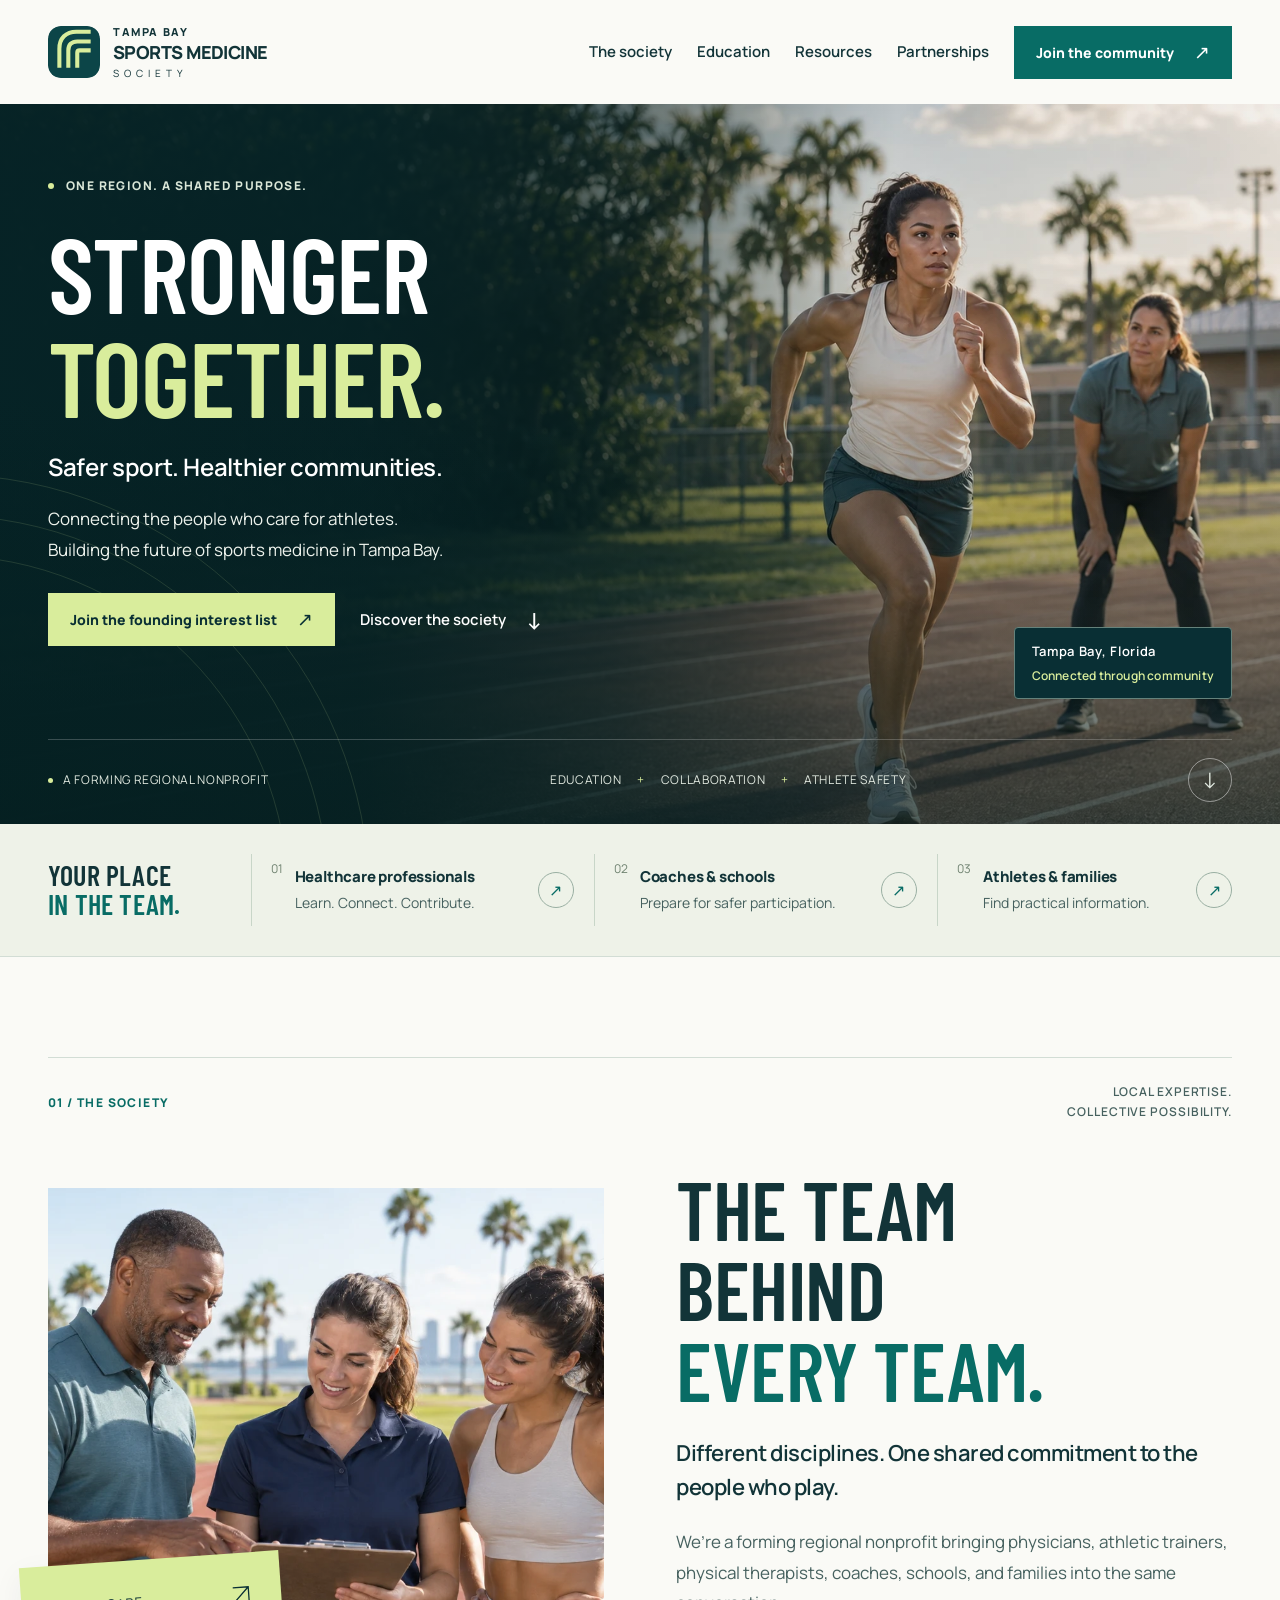
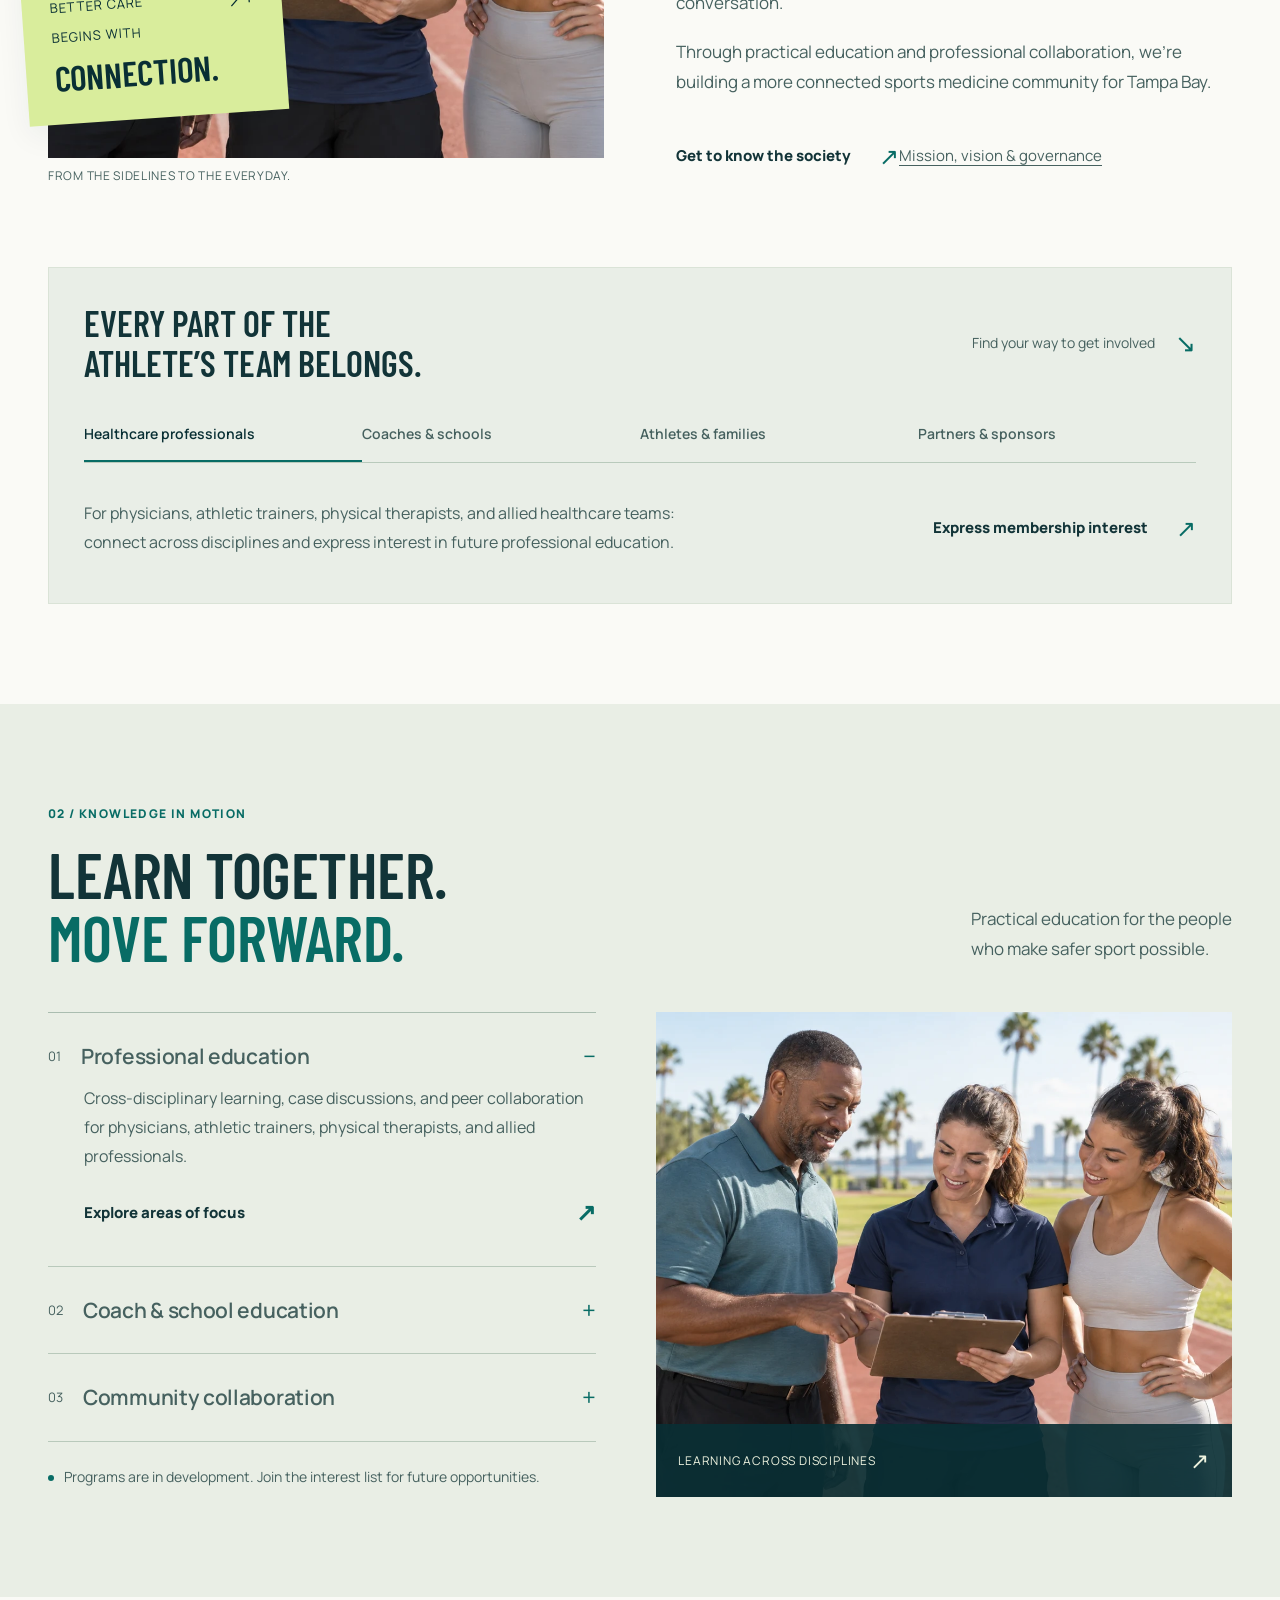
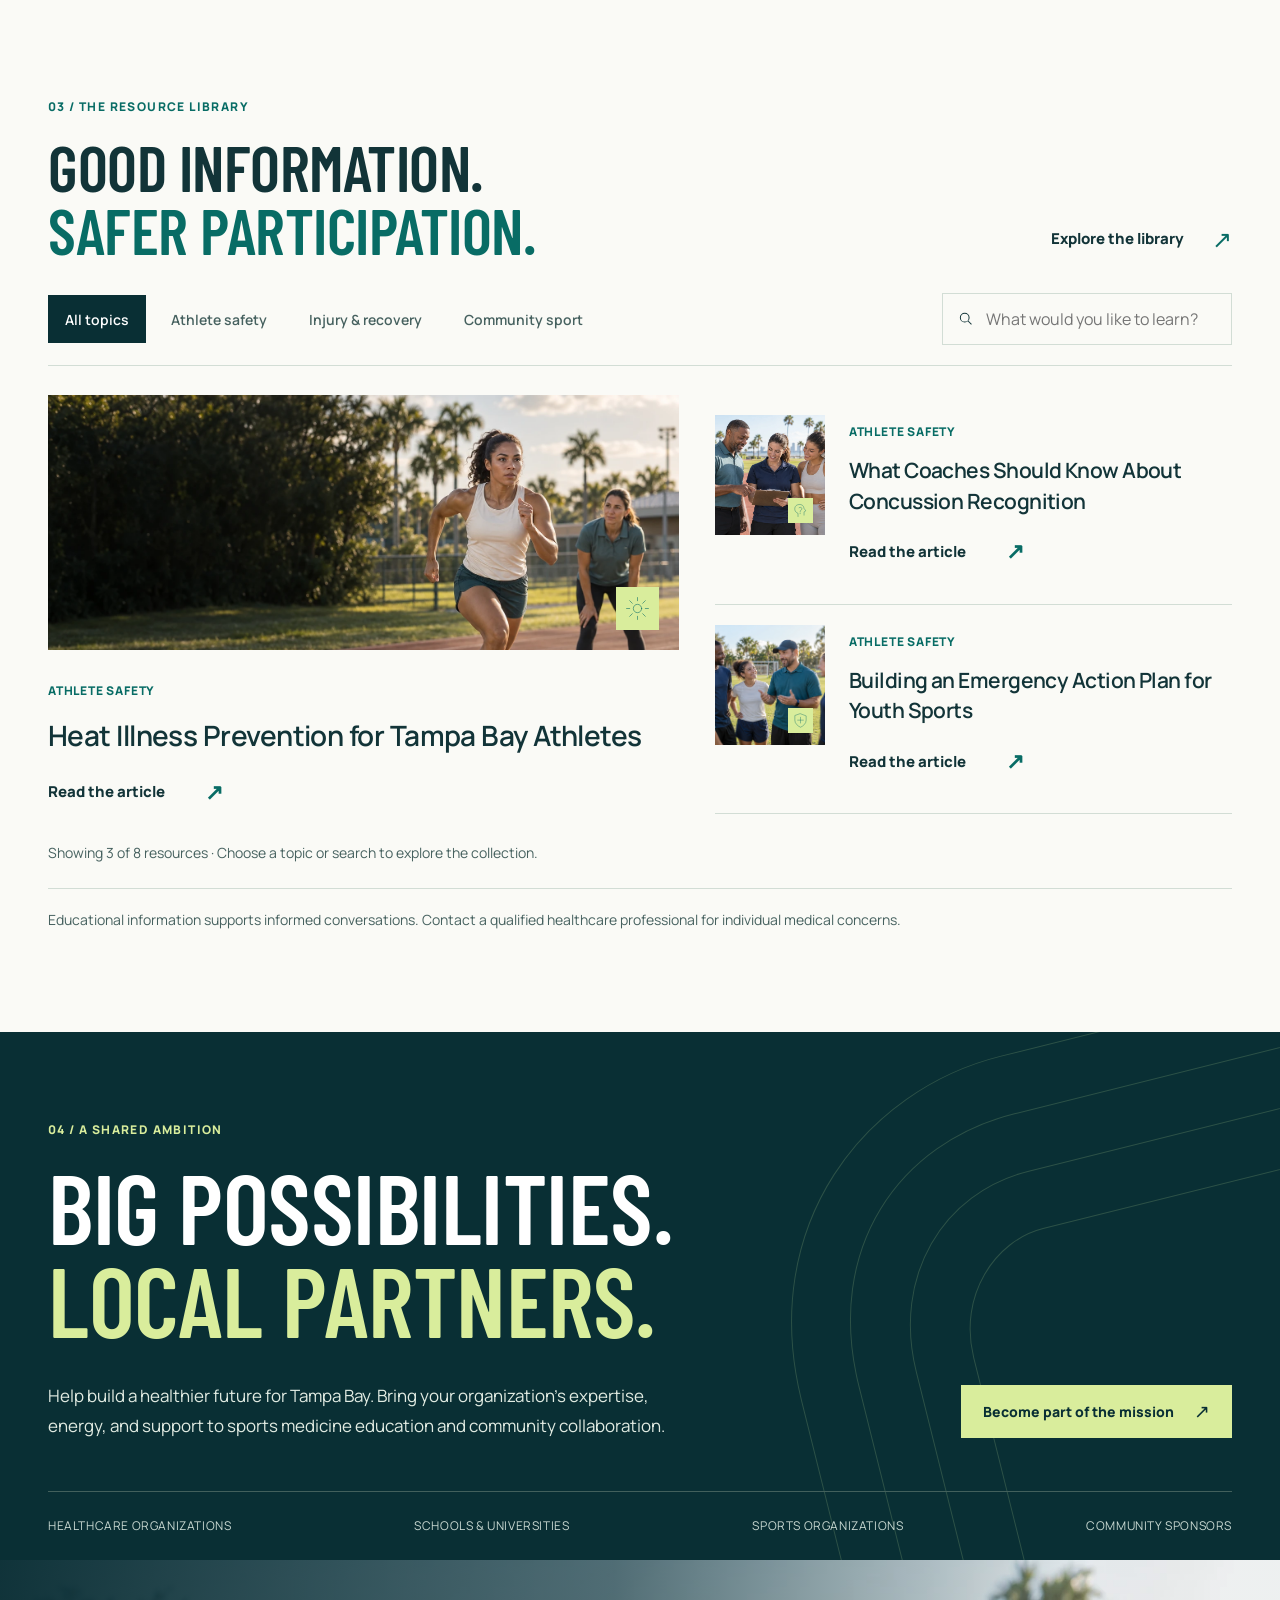
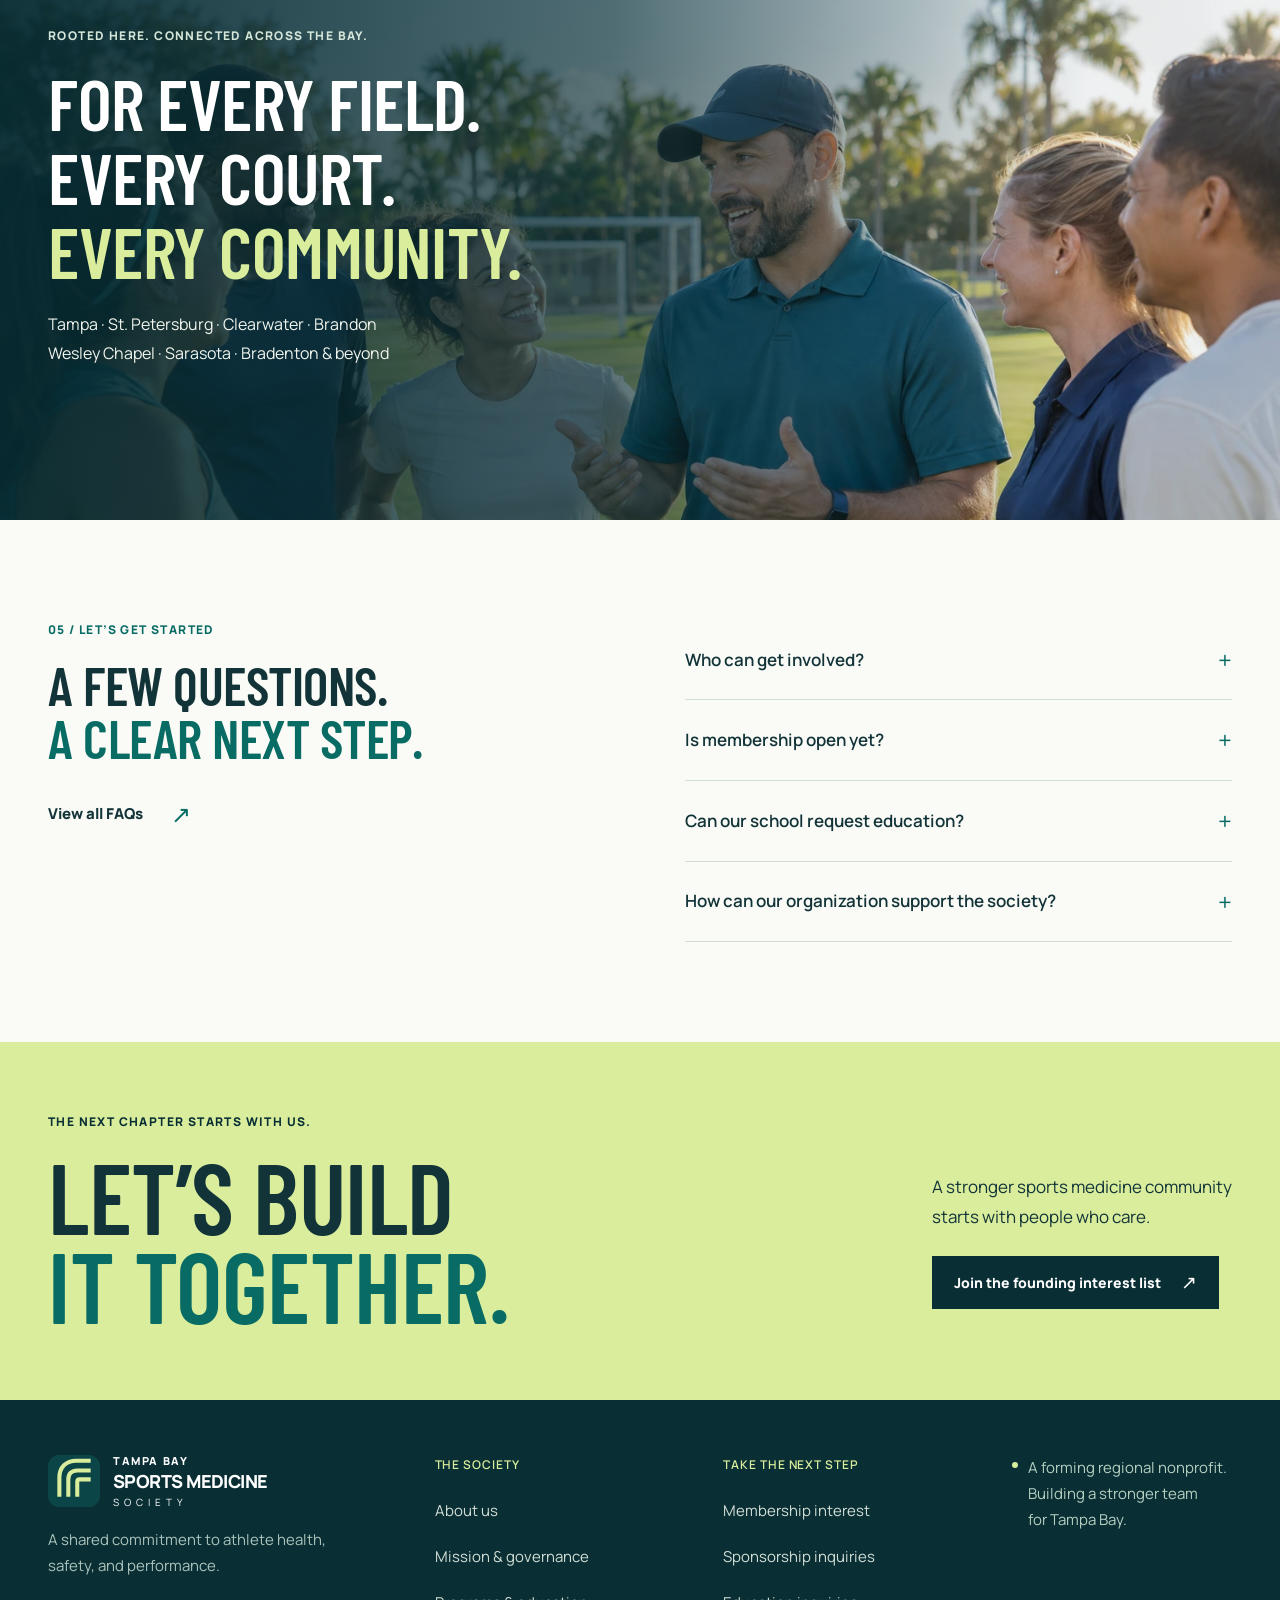
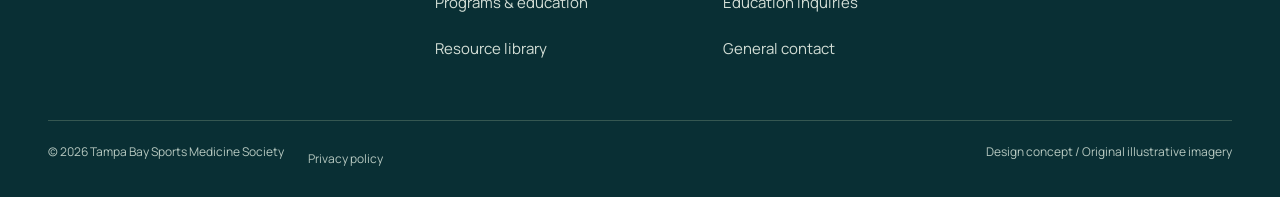
<file: index.html>
<!doctype html><html lang="en"><head><meta charset="utf-8"><meta name="viewport" content="width=device-width,initial-scale=1"><title>Tampa Bay Sports Medicine Society | Stronger Together. Safer in Sport.</title><meta name="description" content="Connecting Tampa Bay sports medicine professionals, coaches, schools and families through education, collaboration and athlete safety."><meta name="robots" content="noindex,nofollow"><meta name="theme-color" content="#092e32"><link rel="icon" href="assets/brand-mark.svg" type="image/svg+xml"><link rel="stylesheet" href="styles.css?v=5"><link rel="stylesheet" href="readability.css?v=5"><script src="app.js?v=5" defer></script></head>
<body class="v2"><a class="skip" href="#main">Skip to content</a>
<header class="site-header"><div class="wrap header-inner"><a href="index.html" class="brand new-brand" aria-label="Tampa Bay Sports Medicine Society home"><img src="assets/brand-mark.svg" alt="" width="52" height="52"><span><b>TAMPA BAY</b><strong>SPORTS MEDICINE</strong><small>S O C I E T Y</small></span></a><button class="menu-toggle" aria-expanded="false" aria-controls="main-nav">Menu <span aria-hidden="true">☰</span></button><nav id="main-nav" aria-label="Main navigation"><a href="#about">The society</a><a href="#programs">Education</a><a href="#resources">Resources</a><a href="#partnerships">Partnerships</a><a class="button small" href="membership-contact.html">Join the community <span aria-hidden="true">↗</span></a></nav></div></header>
<main id="main" tabindex="-1">
<section class="motion-hero"><img class="motion-image" src="data:image/svg+xml,%3Csvg%20xmlns%3D%22http%3A%2F%2Fwww.w3.org%2F2000%2Fsvg%22%20viewBox%3D%220%200%201%201%22%3E%3C%2Fsvg%3E" data-site-image="hero-motion.webp" alt="Illustrative adult athlete running on a Florida track while a trainer observes" width="1536" height="1024" fetchpriority="high"><div class="hero-shade"></div><div class="hero-orbit" aria-hidden="true"></div><div class="wrap motion-inner"><div class="motion-copy"><div class="eyebrow"><span class="status-dot"></span> ONE REGION. A SHARED PURPOSE.</div><h1>STRONGER<br><em>TOGETHER.</em></h1><h2>Safer sport. Healthier communities.</h2><p>Connecting the people who care for athletes.<br>Building the future of sports medicine in Tampa Bay.</p><div class="actions"><a class="button lime" href="membership-contact.html">Join the founding interest list <span aria-hidden="true">↗</span></a><a class="hero-link" href="#about">Discover the society <span aria-hidden="true">↓</span></a></div></div><div class="hero-bottom"><span><i></i> A FORMING REGIONAL NONPROFIT</span><span>EDUCATION <b aria-hidden="true">+</b> COLLABORATION <b aria-hidden="true">+</b> ATHLETE SAFETY</span><a href="#pathways" aria-label="Explore ways to get involved">↓</a></div><div class="image-caption">Tampa Bay, Florida <span>Connected through community</span></div></div></section>
<section id="pathways" tabindex="-1" class="pathways"><div class="wrap"><span class="pathway-title">YOUR PLACE<br><b>IN THE TEAM.</b></span><a href="#community" data-select-audience="professional"><span class="pathway-index" aria-hidden="true">01</span><div><h3>Healthcare professionals</h3><p>Learn. Connect. Contribute.</p></div><span class="circle-arrow" aria-hidden="true">↗</span></a><a href="#community" data-select-audience="coach"><span class="pathway-index" aria-hidden="true">02</span><div><h3>Coaches &amp; schools</h3><p>Prepare for safer participation.</p></div><span class="circle-arrow" aria-hidden="true">↗</span></a><a href="#community" data-select-audience="family"><span class="pathway-index" aria-hidden="true">03</span><div><h3>Athletes &amp; families</h3><p>Find practical information.</p></div><span class="circle-arrow" aria-hidden="true">↗</span></a></div></section>
<section id="about" tabindex="-1" class="section wrap society-section"><div class="society-top"><div class="eyebrow">01 / THE SOCIETY</div><div class="section-note">LOCAL EXPERTISE.<br>COLLECTIVE POSSIBILITY.</div></div><div class="society-grid"><div class="society-picture"><img src="data:image/svg+xml,%3Csvg%20xmlns%3D%22http%3A%2F%2Fwww.w3.org%2F2000%2Fsvg%22%20viewBox%3D%220%200%201%201%22%3E%3C%2Fsvg%3E" data-site-image="hero-community.webp" alt="Illustrative sports medicine professionals and an adult athlete sharing a conversation" width="900" height="850" loading="lazy"><div class="society-stamp"><span>BETTER CARE<br>BEGINS WITH</span><b>CONNECTION.</b><svg aria-hidden="true" viewBox="0 0 48 48"><path d="M10 38 38 10M14 10h24v24" fill="none" stroke="currentColor" stroke-width="2"/></svg></div><span class="photo-caption">FROM THE SIDELINES TO THE EVERYDAY.</span></div><div class="society-copy"><h2>THE TEAM<br>BEHIND<br><em>EVERY TEAM.</em></h2><p class="large-copy">Different disciplines. One shared commitment to the people who play.</p><p>We’re a forming regional nonprofit bringing physicians, athletic trainers, physical therapists, coaches, schools, and families into the same conversation.</p><p>Through practical education and professional collaboration, we’re building a more connected sports medicine community for Tampa Bay.</p><a class="text-link" href="https://tampabaysportsmed.org/about/">Get to know the society <span aria-hidden="true">↗</span></a><a class="quiet-link" href="https://tampabaysportsmed.org/mission-vision-governance/">Mission, vision &amp; governance</a></div></div>
<div id="community" class="community-panel" tabindex="-1"><div class="community-heading"><h3>EVERY PART OF THE<br>ATHLETE’S TEAM BELONGS.</h3><span>Find your way to get involved <span aria-hidden="true">↘</span></span></div><div class="audience-buttons" role="group" aria-label="Choose your audience"><button class="selected" data-audience="professional" aria-pressed="true">Healthcare professionals</button><button data-audience="coach" aria-pressed="false">Coaches &amp; schools</button><button data-audience="family" aria-pressed="false">Athletes &amp; families</button><button data-audience="partner" aria-pressed="false">Partners &amp; sponsors</button></div><div id="audience-detail" class="audience-detail" aria-live="polite"><p>For physicians, athletic trainers, physical therapists, and allied healthcare teams: connect across disciplines and express interest in future professional education.</p><a class="text-link" href="membership-contact.html">Express membership interest <span aria-hidden="true">↗</span></a></div></div></section>
<section id="programs" tabindex="-1" class="education-section section"><div class="wrap"><div class="section-heading"><div><div class="eyebrow">02 / KNOWLEDGE IN MOTION</div><h2>LEARN TOGETHER.<br><em>MOVE FORWARD.</em></h2></div><p>Practical education for the people<br>who make safer sport possible.</p></div><div class="education-grid"><div class="education-focus"><div class="focus-item active"><button class="focus-button" data-focus="0" aria-expanded="true" aria-controls="focus-0"><span aria-hidden="true">01</span><span class="focus-title">Professional education</span><b aria-hidden="true">−</b></button><div id="focus-0" class="focus-description"><p>Cross-disciplinary learning, case discussions, and peer collaboration for physicians, athletic trainers, physical therapists, and allied professionals.</p><a href="https://tampabaysportsmed.org/programs-education/">Explore areas of focus <span aria-hidden="true">↗</span></a></div></div><div class="focus-item"><button class="focus-button" data-focus="1" aria-expanded="false" aria-controls="focus-1"><span aria-hidden="true">02</span><span class="focus-title">Coach &amp; school education</span><b aria-hidden="true">+</b></button><div id="focus-1" class="focus-description" hidden><p>Practical education in emergency planning, heat illness, concussion recognition, and athlete safety for coaches and schools.</p><a href="education-contact.html">Request education information <span aria-hidden="true">↗</span></a></div></div><div class="focus-item"><button class="focus-button" data-focus="2" aria-expanded="false" aria-controls="focus-2"><span aria-hidden="true">03</span><span class="focus-title">Community collaboration</span><b aria-hidden="true">+</b></button><div id="focus-2" class="focus-description" hidden><p>Connect schools, healthcare teams, sports organizations, and families around regional education and a shared commitment to safer participation.</p><a href="sponsorship-contact.html">Start a partnership conversation <span aria-hidden="true">↗</span></a></div></div><p class="forming-note"><i></i> Programs are in development. Join the interest list for future opportunities.</p></div><div class="education-visual"><img id="education-image" src="data:image/svg+xml,%3Csvg%20xmlns%3D%22http%3A%2F%2Fwww.w3.org%2F2000%2Fsvg%22%20viewBox%3D%220%200%201%201%22%3E%3C%2Fsvg%3E" data-site-image="hero-community.webp" alt="Illustrative healthcare professionals collaborating with an adult athlete" width="900" height="800" loading="lazy"><div class="education-image-footer"><span id="education-image-label">LEARNING ACROSS DISCIPLINES</span><b aria-hidden="true">↗</b></div></div></div></div></section>
<section id="resources" tabindex="-1" class="resources section wrap"><div class="section-heading"><div><div class="eyebrow">03 / THE RESOURCE LIBRARY</div><h2>GOOD INFORMATION.<br><em>SAFER PARTICIPATION.</em></h2></div><a class="text-link" href="https://tampabaysportsmed.org/resources/">Explore the library <span aria-hidden="true">↗</span></a></div><div class="resource-toolbar"><div class="filters" role="group" aria-label="Filter resources by topic"><button class="active" data-filter="all" aria-pressed="true">All topics</button><button data-filter="safety" aria-pressed="false">Athlete safety</button><button data-filter="recovery" aria-pressed="false">Injury &amp; recovery</button><button data-filter="community" aria-pressed="false">Community sport</button></div><label class="search-label"><svg aria-hidden="true" width="18" height="18" viewBox="0 0 24 24" fill="none" stroke="currentColor" stroke-width="1.5"><circle cx="10" cy="10" r="6.5"/><path d="m15 15 5 5"/></svg><span class="sr-only">Search resources</span><input id="resource-search" type="search" placeholder="What would you like to learn?"></label></div><div id="resource-grid" class="resource-grid"></div><p id="resource-count" class="resource-count" role="status" aria-live="polite" aria-atomic="true"></p><div class="resource-footnote">Educational information supports informed conversations. Contact a qualified healthcare professional for individual medical concerns.</div></section>
<section id="partnerships" tabindex="-1" class="partner-section"><div class="partner-lines" aria-hidden="true"><svg viewBox="0 0 700 650"><g fill="none" stroke="currentColor" stroke-width="1"><path d="M690 55H360C220 55 80 160 80 345v305"/><path d="M690 115H360C240 115 140 200 140 345v305"/><path d="M690 175H360C270 175 200 245 200 345v305"/><path d="M690 235H360C310 235 260 280 260 345v305"/></g></svg></div><div class="wrap partner-content"><div class="eyebrow">04 / A SHARED AMBITION</div><h2>BIG POSSIBILITIES.<br><em>LOCAL PARTNERS.</em></h2><div class="partner-bottom"><p>Help build a healthier future for Tampa Bay. Bring your organization’s expertise, energy, and support to sports medicine education and community collaboration.</p><a class="button lime" href="sponsorship-contact.html">Become part of the mission <span aria-hidden="true">↗</span></a></div><div class="partner-types"><span>HEALTHCARE ORGANIZATIONS</span><span>SCHOOLS &amp; UNIVERSITIES</span><span>SPORTS ORGANIZATIONS</span><span>COMMUNITY SPONSORS</span></div></div></section>
<section class="community-image-band"><img src="data:image/svg+xml,%3Csvg%20xmlns%3D%22http%3A%2F%2Fwww.w3.org%2F2000%2Fsvg%22%20viewBox%3D%220%200%201%201%22%3E%3C%2Fsvg%3E" data-site-image="community-huddle.webp" alt="Illustrative adult community athletes and coaches gathering before soccer practice" width="1536" height="1024" loading="lazy"><div class="wrap"><span class="eyebrow">ROOTED HERE. CONNECTED ACROSS THE BAY.</span><h2>FOR EVERY FIELD.<br>EVERY COURT.<br><em>EVERY COMMUNITY.</em></h2><p>Tampa · St. Petersburg · Clearwater · Brandon<br>Wesley Chapel · Sarasota · Bradenton &amp; beyond</p></div></section>
<section class="faq section"><div class="wrap faq-grid"><div><div class="eyebrow">05 / LET’S GET STARTED</div><h2>A FEW QUESTIONS.<br><em>A CLEAR NEXT STEP.</em></h2><a class="text-link" href="https://tampabaysportsmed.org/faq/">View all FAQs <span aria-hidden="true">↗</span></a></div><div class="faq-list"><details><summary>Who can get involved?<span aria-hidden="true">+</span></summary><p>Healthcare professionals, athletic trainers, physical therapists, coaches, educators, sports organizations, parents, and athletes are welcome to express interest.</p></details><details><summary>Is membership open yet?<span aria-hidden="true">+</span></summary><p>The society is forming. Join the founding interest list for information about future membership and participation opportunities.</p></details><details><summary>Can our school request education?<span aria-hidden="true">+</span></summary><p>Schools, coaches, and sports organizations can express interest and discuss needs as programming develops. <a href="education-contact.html">Request education information.</a></p></details><details><summary>How can our organization support the society?<span aria-hidden="true">+</span></summary><p>Start a conversation about education partnerships, community collaboration, or sponsorship. <a href="sponsorship-contact.html">Explore a partnership.</a></p></details></div></div></section>
<section class="closing"><div class="wrap"><span class="eyebrow">THE NEXT CHAPTER STARTS WITH US.</span><div><h2>LET’S BUILD<br><em>IT TOGETHER.</em></h2><div class="closing-action"><p>A stronger sports medicine community<br>starts with people who care.</p><a class="button" href="membership-contact.html">Join the founding interest list <span aria-hidden="true">↗</span></a></div></div></div></section>
</main><footer class="modern-footer"><div class="wrap footer-grid"><div><a href="index.html" class="brand new-brand" aria-label="Tampa Bay Sports Medicine Society home"><img src="assets/brand-mark.svg" alt="" width="52" height="52"><span><b>TAMPA BAY</b><strong>SPORTS MEDICINE</strong><small>S O C I E T Y</small></span></a><p class="footer-tagline">A shared commitment to athlete health,<br>safety, and performance.</p></div><div><h3>THE SOCIETY</h3><a href="#about">About us</a><a href="https://tampabaysportsmed.org/mission-vision-governance/">Mission &amp; governance</a><a href="#programs">Programs &amp; education</a><a href="#resources">Resource library</a></div><div><h3>TAKE THE NEXT STEP</h3><a href="membership-contact.html">Membership interest</a><a href="sponsorship-contact.html">Sponsorship inquiries</a><a href="education-contact.html">Education inquiries</a><a href="contact.html">General contact</a></div><div class="footer-status"><span class="status-dot"></span><p>A forming regional nonprofit.<br>Building a stronger team<br>for Tampa Bay.</p></div></div><div class="wrap footer-bottom"><span>© 2026 Tampa Bay Sports Medicine Society</span><a href="https://tampabaysportsmed.org/privacy-policy/">Privacy policy</a><span>Design concept / Original illustrative imagery</span></div></footer></body></html>
</file>
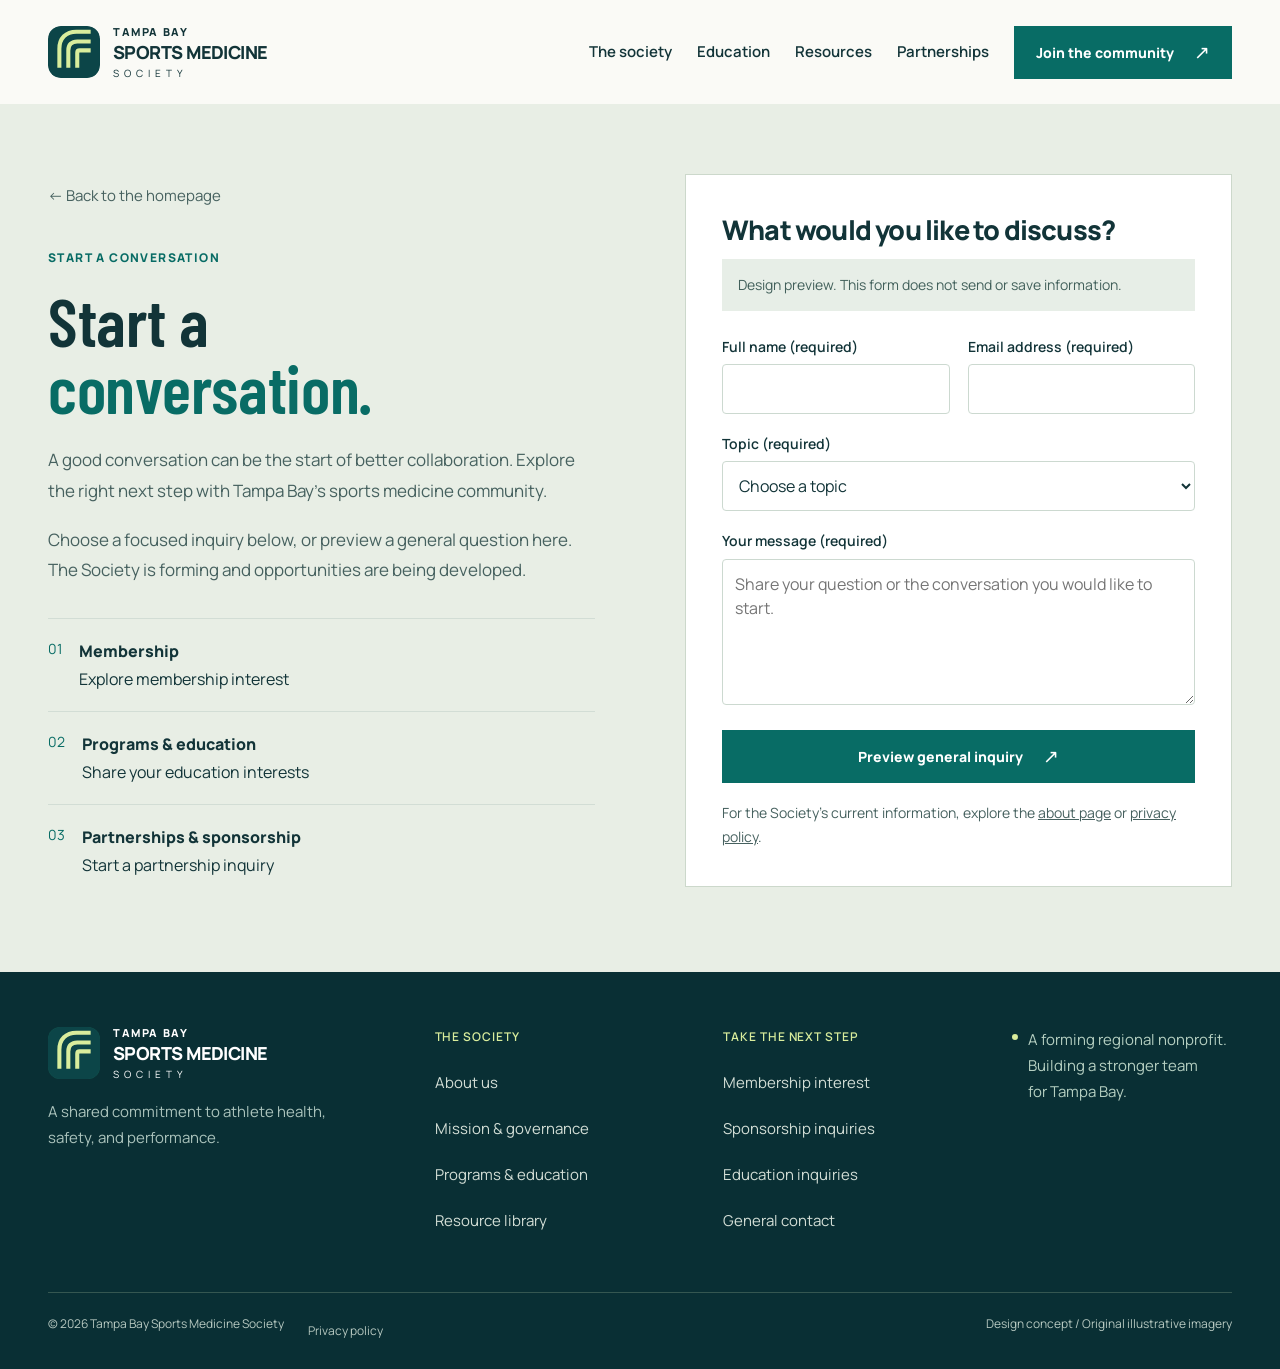
<file: contact.html>
<!doctype html>
<html lang="en">
<head>
  <meta charset="utf-8"><meta name="viewport" content="width=device-width,initial-scale=1">
  <title>Start a conversation — Design Preview | Tampa Bay Sports Medicine Society</title>
  <meta name="description" content="Explore the proposed general inquiry experience for Tampa Bay Sports Medicine Society. This is a design preview and no information is sent or saved.">
  <meta name="robots" content="noindex,nofollow"><meta name="theme-color" content="#092e32">
  <link rel="icon" href="assets/brand-mark.svg" type="image/svg+xml"><link rel="stylesheet" href="styles.css?v=5"><link rel="stylesheet" href="readability.css?v=5"><script src="app.js?v=5" defer></script>
</head>
<body class="v2">
<a class="skip" href="#main">Skip to content</a>
<div class="utility"><div class="wrap"><span>Local expertise. Shared purpose. Safer sport.</span><span><i></i> A forming regional nonprofit</span></div></div>
<header class="site-header"><div class="wrap header-inner">
  <a href="index.html" class="brand new-brand" aria-label="Tampa Bay Sports Medicine Society home"><img src="assets/brand-mark.svg" alt="" width="52" height="52"><span><b>TAMPA BAY</b><strong>SPORTS MEDICINE</strong><small>S O C I E T Y</small></span></a>
  <button class="menu-toggle" aria-expanded="false" aria-controls="main-nav">Menu <span aria-hidden="true">☰</span></button>
  <nav id="main-nav" aria-label="Main navigation"><a href="index.html#about">The society</a><a href="index.html#programs">Education</a><a href="index.html#resources">Resources</a><a href="index.html#partnerships">Partnerships</a><a class="button small" href="membership-contact.html">Join the community <span aria-hidden="true">↗</span></a></nav>
</div></header>
<main id="main" tabindex="-1" class="contact-main"><div class="wrap contact-layout">
  <div class="contact-intro">
    <a class="back-link" href="index.html">← Back to the homepage</a>
    <div class="eyebrow" style="margin-top:30px">START A CONVERSATION</div>
    <h1>Start a<br><em>conversation.</em></h1>
    <p>A good conversation can be the start of better collaboration. Explore the right next step with Tampa Bay’s sports medicine community.</p>
    <p>Choose a focused inquiry below, or preview a general question here. The Society is forming and opportunities are being developed.</p>
    <div class="contact-benefits">
      <div><span aria-hidden="true">01</span><div><strong>Membership</strong><br><a href="membership-contact.html">Explore membership interest</a></div></div>
      <div><span aria-hidden="true">02</span><div><strong>Programs &amp; education</strong><br><a href="education-contact.html">Share your education interests</a></div></div>
      <div><span aria-hidden="true">03</span><div><strong>Partnerships &amp; sponsorship</strong><br><a href="sponsorship-contact.html">Start a partnership inquiry</a></div></div>
    </div>
  </div>
  <div class="contact-form">
    <h2>What would you like to discuss?</h2>
    <p class="preview-note" id="preview-note">Design preview. This form does not send or save information.</p>
    <form onsubmit="return false;" aria-describedby="preview-note">
      <div class="fields">
        <div class="field"><label for="general-name">Full name (required)</label><input id="general-name" type="text" autocomplete="name" required maxlength="120"></div>
        <div class="field"><label for="general-email">Email address (required)</label><input id="general-email" type="email" autocomplete="email" required maxlength="254"></div>
        <div class="field full"><label for="general-topic">Topic (required)</label><select id="general-topic" required><option value="">Choose a topic</option><option>Membership</option><option>Education</option><option>Partnerships</option><option>General question</option></select></div>
        <div class="field full"><label for="general-message">Your message (required)</label><textarea id="general-message" rows="5" required maxlength="2000" placeholder="Share your question or the conversation you would like to start."></textarea></div>
      </div>
      <button class="button" type="submit">Preview general inquiry <span aria-hidden="true">↗</span></button>
      <p class="form-message" tabindex="-1" role="status"></p>
      <p class="privacy-hint">For the Society’s current information, explore the <a href="https://tampabaysportsmed.org/about/">about page</a> or <a href="https://tampabaysportsmed.org/privacy-policy/">privacy policy</a>.</p>
    </form>
  </div>
</div></main>
<footer class="modern-footer"><div class="wrap footer-grid"><div><a href="index.html" class="brand new-brand" aria-label="Tampa Bay Sports Medicine Society home"><img src="assets/brand-mark.svg" alt="" width="52" height="52"><span><b>TAMPA BAY</b><strong>SPORTS MEDICINE</strong><small>S O C I E T Y</small></span></a><p class="footer-tagline">A shared commitment to athlete health,<br>safety, and performance.</p></div><div><h3>THE SOCIETY</h3><a href="index.html#about">About us</a><a href="https://tampabaysportsmed.org/mission-vision-governance/">Mission &amp; governance</a><a href="index.html#programs">Programs &amp; education</a><a href="index.html#resources">Resource library</a></div><div><h3>TAKE THE NEXT STEP</h3><a href="membership-contact.html">Membership interest</a><a href="sponsorship-contact.html">Sponsorship inquiries</a><a href="education-contact.html">Education inquiries</a><a href="contact.html" aria-current="page">General contact</a></div><div class="footer-status"><span class="status-dot"></span><p>A forming regional nonprofit.<br>Building a stronger team<br>for Tampa Bay.</p></div></div><div class="wrap footer-bottom"><span>© 2026 Tampa Bay Sports Medicine Society</span><a href="https://tampabaysportsmed.org/privacy-policy/">Privacy policy</a><span>Design concept / Original illustrative imagery</span></div></footer>
</body></html>
</file>
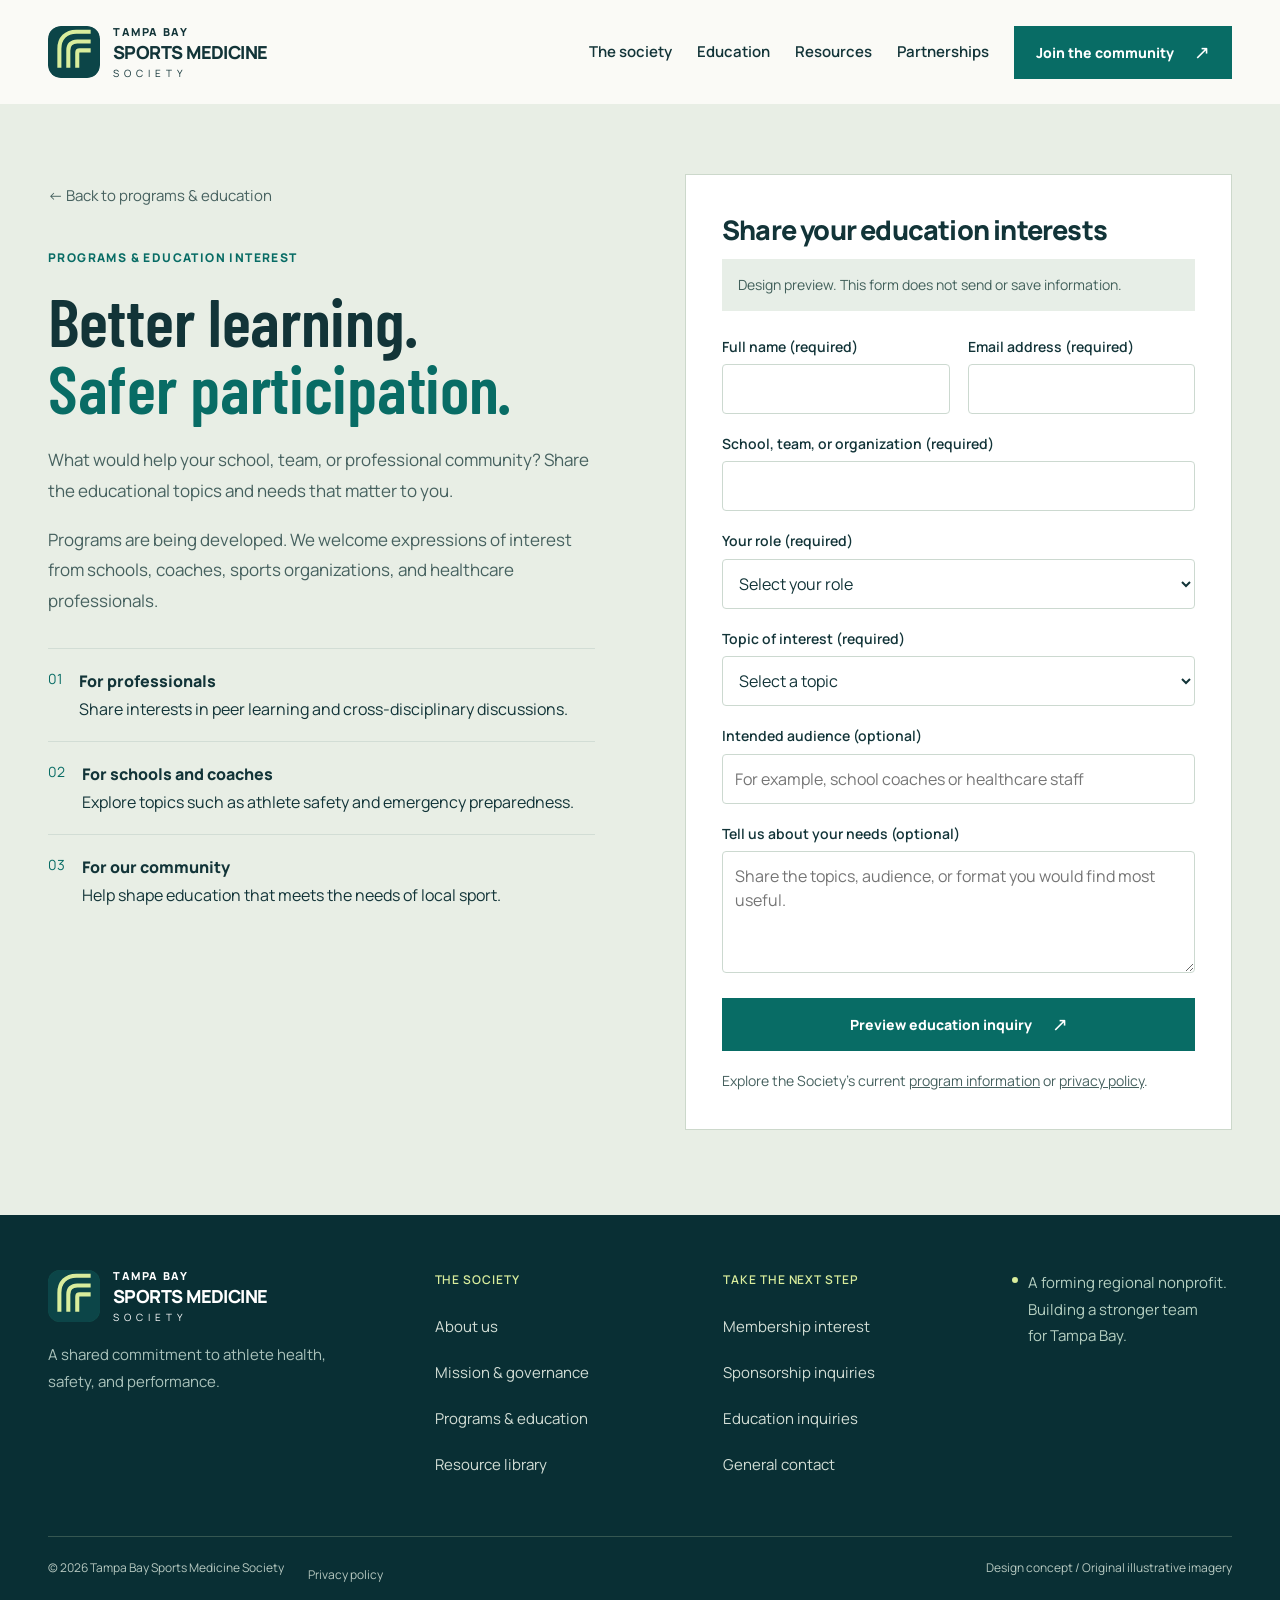
<file: education-contact.html>
<!doctype html>
<html lang="en">
<head>
  <meta charset="utf-8"><meta name="viewport" content="width=device-width,initial-scale=1">
  <title>Education Interest — Design Preview | Tampa Bay Sports Medicine Society</title>
  <meta name="description" content="Explore the proposed education inquiry experience for the forming Tampa Bay Sports Medicine Society.">
  <meta name="robots" content="noindex,nofollow"><meta name="theme-color" content="#092e32">
  <link rel="icon" href="assets/brand-mark.svg" type="image/svg+xml"><link rel="stylesheet" href="styles.css?v=5"><link rel="stylesheet" href="readability.css?v=5"><script src="app.js?v=5" defer></script>
</head>
<body class="v2">
<a class="skip" href="#main">Skip to content</a>
<div class="utility"><div class="wrap"><span>Local expertise. Shared purpose. Safer sport.</span><span><i></i> A forming regional nonprofit</span></div></div>
<header class="site-header"><div class="wrap header-inner">
  <a href="index.html" class="brand new-brand" aria-label="Tampa Bay Sports Medicine Society home"><img src="assets/brand-mark.svg" alt="" width="52" height="52"><span><b>TAMPA BAY</b><strong>SPORTS MEDICINE</strong><small>S O C I E T Y</small></span></a>
  <button class="menu-toggle" aria-expanded="false" aria-controls="main-nav">Menu <span aria-hidden="true">☰</span></button>
  <nav id="main-nav" aria-label="Main navigation"><a href="index.html#about">The society</a><a href="index.html#programs">Education</a><a href="index.html#resources">Resources</a><a href="index.html#partnerships">Partnerships</a><a class="button small" href="membership-contact.html">Join the community <span aria-hidden="true">↗</span></a></nav>
</div></header>
<main id="main" tabindex="-1" class="contact-main"><div class="wrap contact-layout">
  <div class="contact-intro">
    <a class="back-link" href="index.html#programs">← Back to programs &amp; education</a>
    <div class="eyebrow" style="margin-top:30px">PROGRAMS &amp; EDUCATION INTEREST</div>
    <h1>Better learning.<br><em>Safer participation.</em></h1>
    <p>What would help your school, team, or professional community? Share the educational topics and needs that matter to you.</p>
    <p>Programs are being developed. We welcome expressions of interest from schools, coaches, sports organizations, and healthcare professionals.</p>
    <div class="contact-benefits">
      <div><span aria-hidden="true">01</span><div><strong>For professionals</strong><br>Share interests in peer learning and cross-disciplinary discussions.</div></div>
      <div><span aria-hidden="true">02</span><div><strong>For schools and coaches</strong><br>Explore topics such as athlete safety and emergency preparedness.</div></div>
      <div><span aria-hidden="true">03</span><div><strong>For our community</strong><br>Help shape education that meets the needs of local sport.</div></div>
    </div>
  </div>
  <div class="contact-form">
    <h2>Share your education interests</h2>
    <p class="preview-note" id="preview-note">Design preview. This form does not send or save information.</p>
    <form onsubmit="return false;" aria-describedby="preview-note">
      <div class="fields">
        <div class="field"><label for="education-name">Full name (required)</label><input id="education-name" type="text" autocomplete="name" required maxlength="120"></div>
        <div class="field"><label for="education-email">Email address (required)</label><input id="education-email" type="email" autocomplete="email" required maxlength="254"></div>
        <div class="field full"><label for="education-organization">School, team, or organization (required)</label><input id="education-organization" type="text" autocomplete="organization" required maxlength="180"></div>
        <div class="field full"><label for="education-role">Your role (required)</label><select id="education-role" required><option value="">Select your role</option><option>Coach or sports administrator</option><option>School or district representative</option><option>Athletic trainer or physical therapist</option><option>Physician or healthcare professional</option><option>Parent, athlete, or community member</option><option>Other</option></select></div>
        <div class="field full"><label for="education-topic">Topic of interest (required)</label><select id="education-topic" required><option value="">Select a topic</option><option>Heat illness and athlete safety</option><option>Concussion recognition</option><option>Emergency action planning</option><option>Injury prevention and recovery</option><option>Professional education and case discussions</option><option>Another topic or general inquiry</option></select></div>
        <div class="field full"><label for="education-audience">Intended audience (optional)</label><input id="education-audience" type="text" maxlength="180" placeholder="For example, school coaches or healthcare staff"></div>
        <div class="field full"><label for="education-message">Tell us about your needs (optional)</label><textarea id="education-message" rows="4" maxlength="2000" placeholder="Share the topics, audience, or format you would find most useful."></textarea></div>
      </div>
      <button class="button" type="submit">Preview education inquiry <span aria-hidden="true">↗</span></button>
      <p class="form-message" tabindex="-1" role="status"></p>
      <p class="privacy-hint">Explore the Society’s current <a href="https://tampabaysportsmed.org/programs-education/">program information</a> or <a href="https://tampabaysportsmed.org/privacy-policy/">privacy policy</a>.</p>
    </form>
  </div>
</div></main>
<footer class="modern-footer"><div class="wrap footer-grid"><div><a href="index.html" class="brand new-brand" aria-label="Tampa Bay Sports Medicine Society home"><img src="assets/brand-mark.svg" alt="" width="52" height="52"><span><b>TAMPA BAY</b><strong>SPORTS MEDICINE</strong><small>S O C I E T Y</small></span></a><p class="footer-tagline">A shared commitment to athlete health,<br>safety, and performance.</p></div><div><h3>THE SOCIETY</h3><a href="index.html#about">About us</a><a href="https://tampabaysportsmed.org/mission-vision-governance/">Mission &amp; governance</a><a href="index.html#programs">Programs &amp; education</a><a href="index.html#resources">Resource library</a></div><div><h3>TAKE THE NEXT STEP</h3><a href="membership-contact.html">Membership interest</a><a href="sponsorship-contact.html">Sponsorship inquiries</a><a href="education-contact.html" aria-current="page">Education inquiries</a><a href="contact.html">General contact</a></div><div class="footer-status"><span class="status-dot"></span><p>A forming regional nonprofit.<br>Building a stronger team<br>for Tampa Bay.</p></div></div><div class="wrap footer-bottom"><span>© 2026 Tampa Bay Sports Medicine Society</span><a href="https://tampabaysportsmed.org/privacy-policy/">Privacy policy</a><span>Design concept / Original illustrative imagery</span></div></footer>
</body></html>
</file>
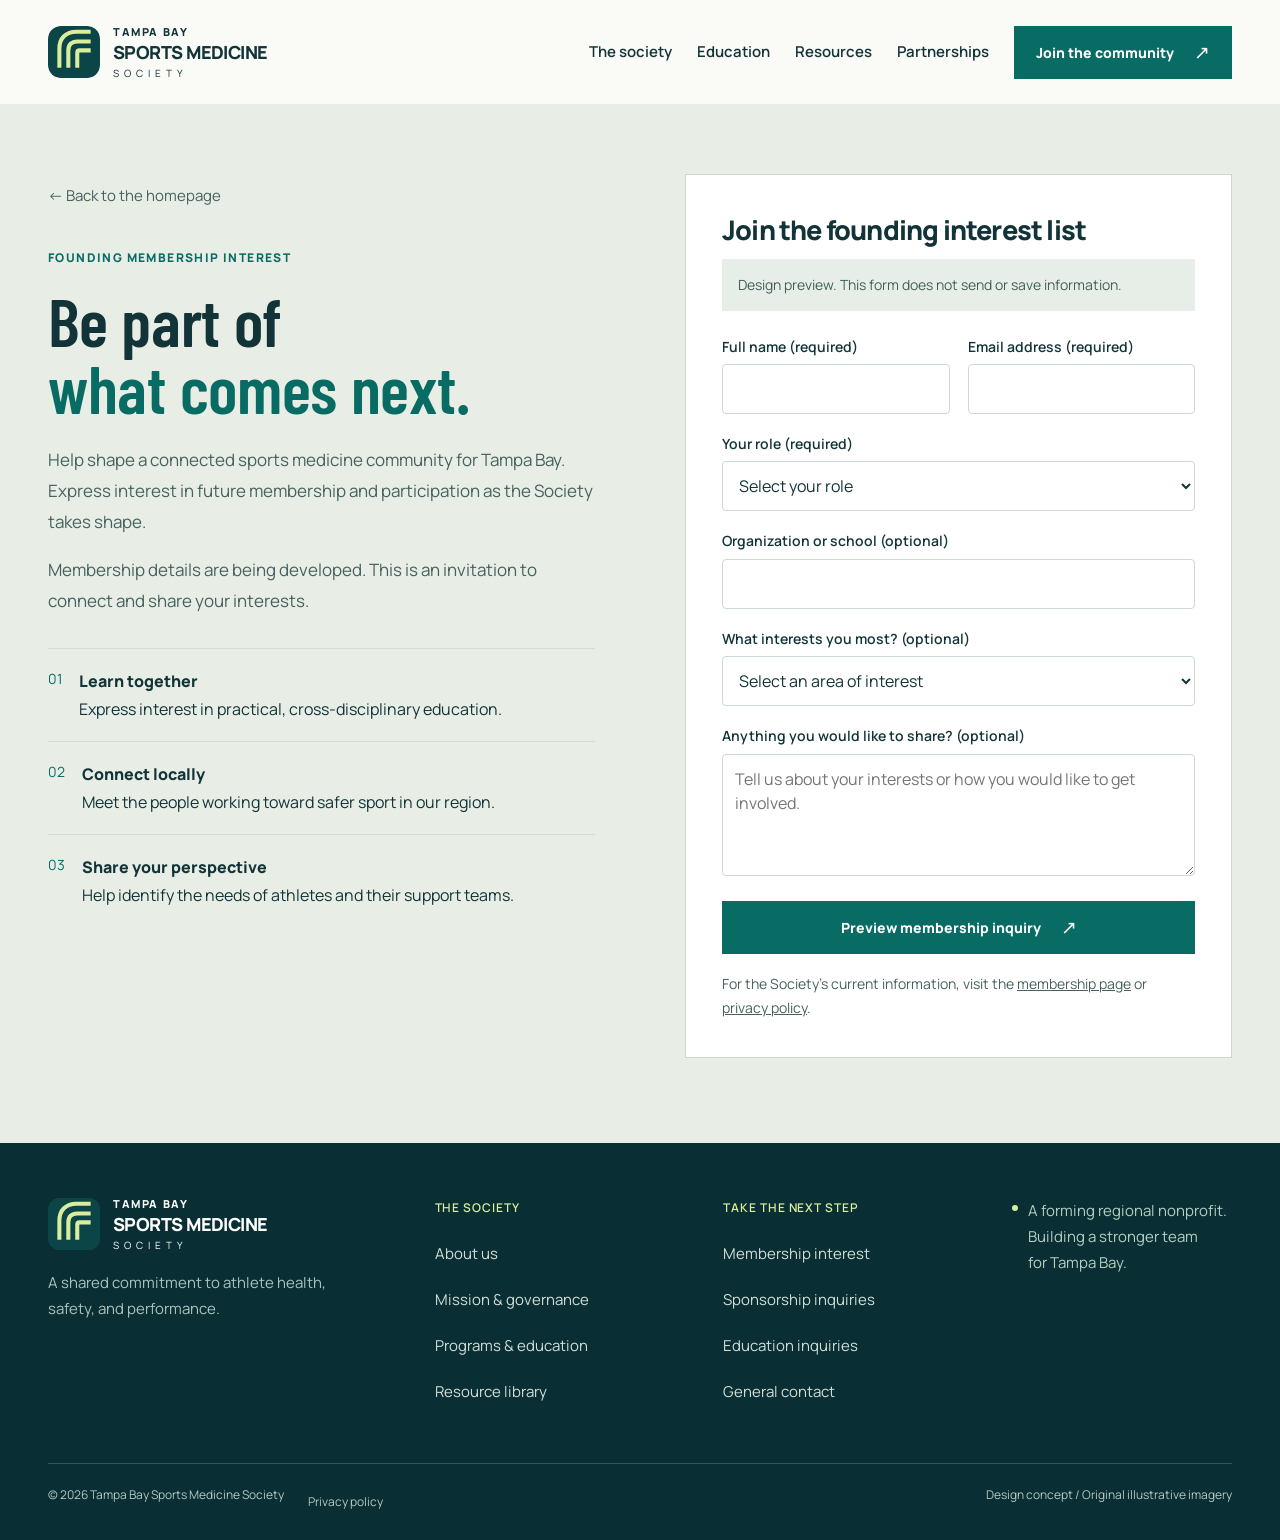
<file: membership-contact.html>
<!doctype html>
<html lang="en">
<head>
  <meta charset="utf-8"><meta name="viewport" content="width=device-width,initial-scale=1">
  <title>Membership Interest — Design Preview | Tampa Bay Sports Medicine Society</title>
  <meta name="description" content="Explore the proposed founding membership interest experience for the forming Tampa Bay Sports Medicine Society.">
  <meta name="robots" content="noindex,nofollow"><meta name="theme-color" content="#092e32">
  <link rel="icon" href="assets/brand-mark.svg" type="image/svg+xml"><link rel="stylesheet" href="styles.css?v=5"><link rel="stylesheet" href="readability.css?v=5"><script src="app.js?v=5" defer></script>
</head>
<body class="v2">
<a class="skip" href="#main">Skip to content</a>
<div class="utility"><div class="wrap"><span>Local expertise. Shared purpose. Safer sport.</span><span><i></i> A forming regional nonprofit</span></div></div>
<header class="site-header"><div class="wrap header-inner">
  <a href="index.html" class="brand new-brand" aria-label="Tampa Bay Sports Medicine Society home"><img src="assets/brand-mark.svg" alt="" width="52" height="52"><span><b>TAMPA BAY</b><strong>SPORTS MEDICINE</strong><small>S O C I E T Y</small></span></a>
  <button class="menu-toggle" aria-expanded="false" aria-controls="main-nav">Menu <span aria-hidden="true">☰</span></button>
  <nav id="main-nav" aria-label="Main navigation"><a href="index.html#about">The society</a><a href="index.html#programs">Education</a><a href="index.html#resources">Resources</a><a href="index.html#partnerships">Partnerships</a><a class="button small" href="membership-contact.html" aria-current="page">Join the community <span aria-hidden="true">↗</span></a></nav>
</div></header>
<main id="main" tabindex="-1" class="contact-main"><div class="wrap contact-layout">
  <div class="contact-intro">
    <a class="back-link" href="index.html">← Back to the homepage</a>
    <div class="eyebrow" style="margin-top:30px">FOUNDING MEMBERSHIP INTEREST</div>
    <h1>Be part of<br><em>what comes next.</em></h1>
    <p>Help shape a connected sports medicine community for Tampa Bay. Express interest in future membership and participation as the Society takes shape.</p>
    <p>Membership details are being developed. This is an invitation to connect and share your interests.</p>
    <div class="contact-benefits">
      <div><span aria-hidden="true">01</span><div><strong>Learn together</strong><br>Express interest in practical, cross-disciplinary education.</div></div>
      <div><span aria-hidden="true">02</span><div><strong>Connect locally</strong><br>Meet the people working toward safer sport in our region.</div></div>
      <div><span aria-hidden="true">03</span><div><strong>Share your perspective</strong><br>Help identify the needs of athletes and their support teams.</div></div>
    </div>
  </div>
  <div class="contact-form">
    <h2>Join the founding interest list</h2>
    <p class="preview-note" id="preview-note">Design preview. This form does not send or save information.</p>
    <form onsubmit="return false;" aria-describedby="preview-note">
      <div class="fields">
        <div class="field"><label for="membership-name">Full name (required)</label><input id="membership-name" type="text" autocomplete="name" required maxlength="120"></div>
        <div class="field"><label for="membership-email">Email address (required)</label><input id="membership-email" type="email" autocomplete="email" required maxlength="254"></div>
        <div class="field full"><label for="membership-role">Your role (required)</label><select id="membership-role" required><option value="">Select your role</option><option>Physician or healthcare professional</option><option>Athletic trainer</option><option>Physical therapist</option><option>Coach or educator</option><option>School or sports organization representative</option><option>Parent or athlete</option><option>Other community member</option></select></div>
        <div class="field full"><label for="membership-organization">Organization or school (optional)</label><input id="membership-organization" type="text" autocomplete="organization" maxlength="180"></div>
        <div class="field full"><label for="membership-interest">What interests you most? (optional)</label><select id="membership-interest"><option value="">Select an area of interest</option><option>Professional education and peer learning</option><option>School and coach education</option><option>Community collaboration</option><option>Future membership opportunities</option><option>Volunteering or contributing expertise</option></select></div>
        <div class="field full"><label for="membership-message">Anything you would like to share? (optional)</label><textarea id="membership-message" rows="4" maxlength="2000" placeholder="Tell us about your interests or how you would like to get involved."></textarea></div>
      </div>
      <button class="button" type="submit">Preview membership inquiry <span aria-hidden="true">↗</span></button>
      <p class="form-message" tabindex="-1" role="status"></p>
      <p class="privacy-hint">For the Society’s current information, visit the <a href="https://tampabaysportsmed.org/membership/">membership page</a> or <a href="https://tampabaysportsmed.org/privacy-policy/">privacy policy</a>.</p>
    </form>
  </div>
</div></main>
<footer class="modern-footer"><div class="wrap footer-grid"><div><a href="index.html" class="brand new-brand" aria-label="Tampa Bay Sports Medicine Society home"><img src="assets/brand-mark.svg" alt="" width="52" height="52"><span><b>TAMPA BAY</b><strong>SPORTS MEDICINE</strong><small>S O C I E T Y</small></span></a><p class="footer-tagline">A shared commitment to athlete health,<br>safety, and performance.</p></div><div><h3>THE SOCIETY</h3><a href="index.html#about">About us</a><a href="https://tampabaysportsmed.org/mission-vision-governance/">Mission &amp; governance</a><a href="index.html#programs">Programs &amp; education</a><a href="index.html#resources">Resource library</a></div><div><h3>TAKE THE NEXT STEP</h3><a href="membership-contact.html" aria-current="page">Membership interest</a><a href="sponsorship-contact.html">Sponsorship inquiries</a><a href="education-contact.html">Education inquiries</a><a href="contact.html">General contact</a></div><div class="footer-status"><span class="status-dot"></span><p>A forming regional nonprofit.<br>Building a stronger team<br>for Tampa Bay.</p></div></div><div class="wrap footer-bottom"><span>© 2026 Tampa Bay Sports Medicine Society</span><a href="https://tampabaysportsmed.org/privacy-policy/">Privacy policy</a><span>Design concept / Original illustrative imagery</span></div></footer>
</body></html>
</file>
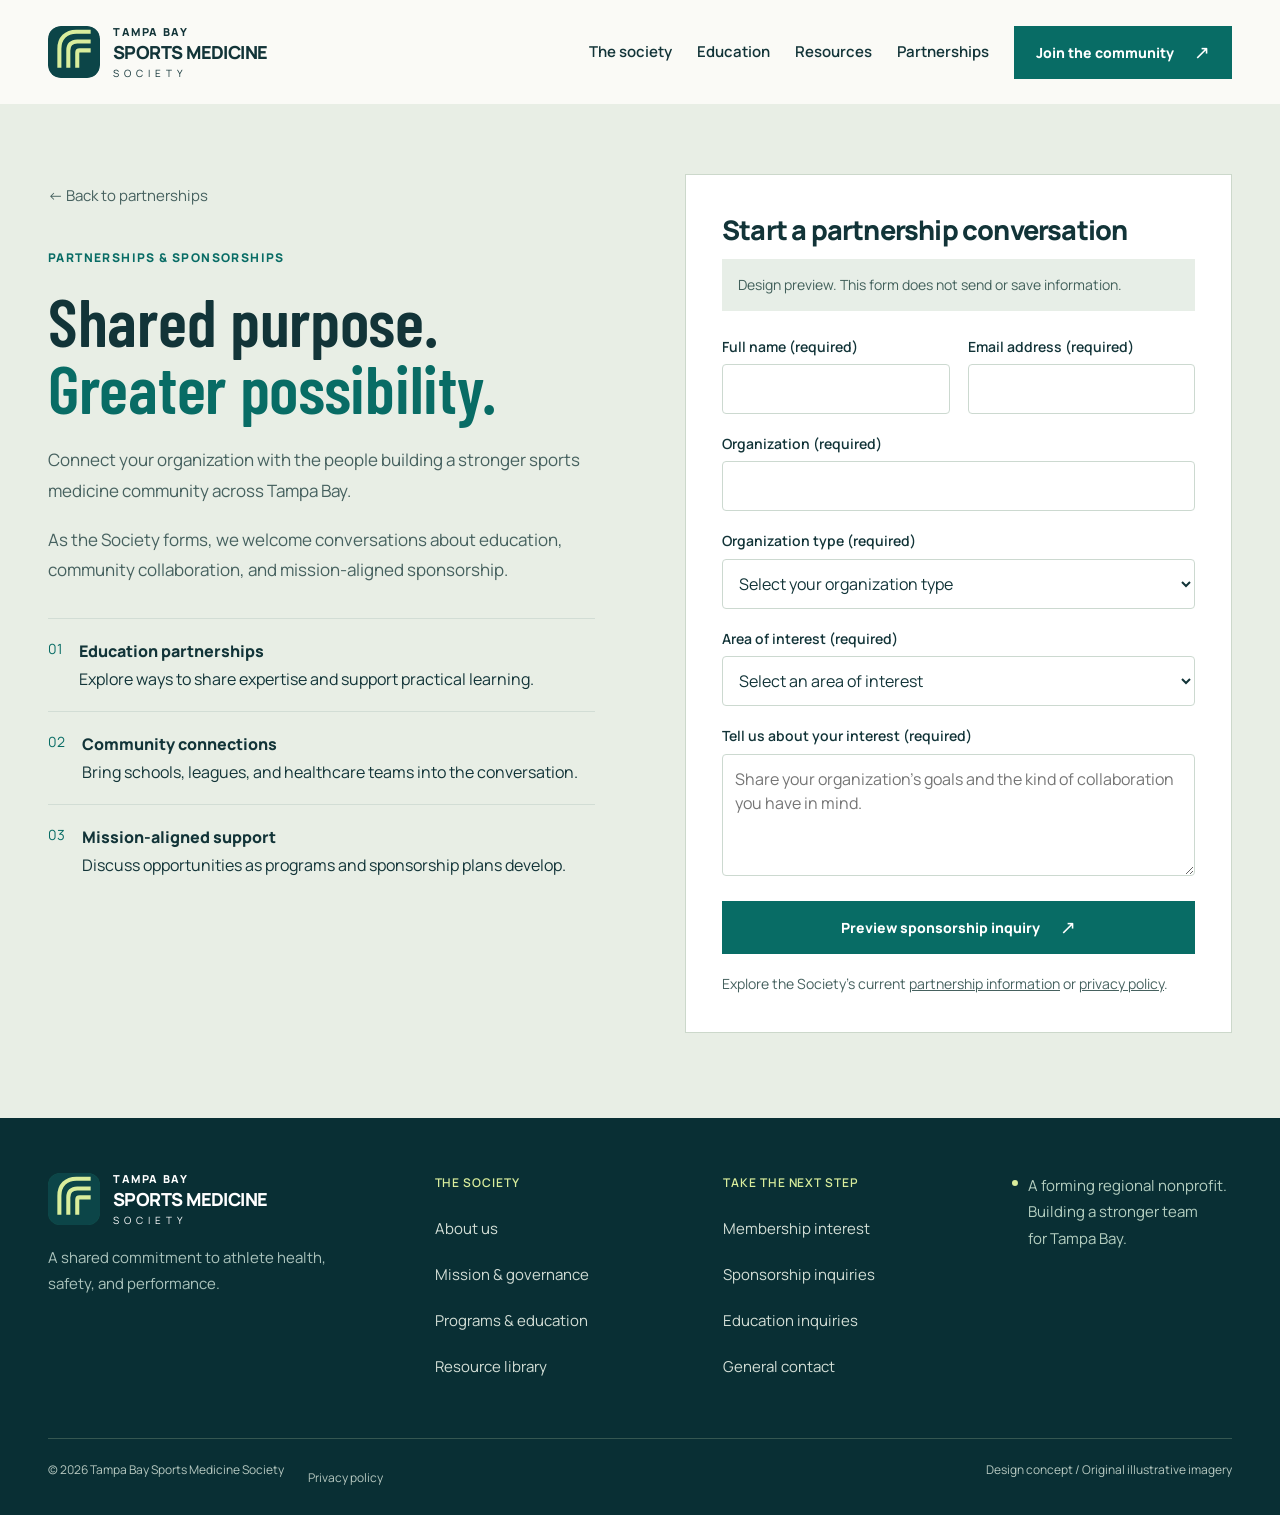
<file: sponsorship-contact.html>
<!doctype html>
<html lang="en">
<head>
  <meta charset="utf-8"><meta name="viewport" content="width=device-width,initial-scale=1">
  <title>Partnership &amp; Sponsorship Interest — Design Preview | Tampa Bay Sports Medicine Society</title>
  <meta name="description" content="Explore the proposed partnership and sponsorship inquiry experience for the forming Tampa Bay Sports Medicine Society.">
  <meta name="robots" content="noindex,nofollow"><meta name="theme-color" content="#092e32">
  <link rel="icon" href="assets/brand-mark.svg" type="image/svg+xml"><link rel="stylesheet" href="styles.css?v=5"><link rel="stylesheet" href="readability.css?v=5"><script src="app.js?v=5" defer></script>
</head>
<body class="v2">
<a class="skip" href="#main">Skip to content</a>
<div class="utility"><div class="wrap"><span>Local expertise. Shared purpose. Safer sport.</span><span><i></i> A forming regional nonprofit</span></div></div>
<header class="site-header"><div class="wrap header-inner">
  <a href="index.html" class="brand new-brand" aria-label="Tampa Bay Sports Medicine Society home"><img src="assets/brand-mark.svg" alt="" width="52" height="52"><span><b>TAMPA BAY</b><strong>SPORTS MEDICINE</strong><small>S O C I E T Y</small></span></a>
  <button class="menu-toggle" aria-expanded="false" aria-controls="main-nav">Menu <span aria-hidden="true">☰</span></button>
  <nav id="main-nav" aria-label="Main navigation"><a href="index.html#about">The society</a><a href="index.html#programs">Education</a><a href="index.html#resources">Resources</a><a href="index.html#partnerships">Partnerships</a><a class="button small" href="membership-contact.html">Join the community <span aria-hidden="true">↗</span></a></nav>
</div></header>
<main id="main" tabindex="-1" class="contact-main"><div class="wrap contact-layout">
  <div class="contact-intro">
    <a class="back-link" href="index.html#partnerships">← Back to partnerships</a>
    <div class="eyebrow" style="margin-top:30px">PARTNERSHIPS &amp; SPONSORSHIPS</div>
    <h1>Shared purpose.<br><em>Greater possibility.</em></h1>
    <p>Connect your organization with the people building a stronger sports medicine community across Tampa Bay.</p>
    <p>As the Society forms, we welcome conversations about education, community collaboration, and mission-aligned sponsorship.</p>
    <div class="contact-benefits">
      <div><span aria-hidden="true">01</span><div><strong>Education partnerships</strong><br>Explore ways to share expertise and support practical learning.</div></div>
      <div><span aria-hidden="true">02</span><div><strong>Community connections</strong><br>Bring schools, leagues, and healthcare teams into the conversation.</div></div>
      <div><span aria-hidden="true">03</span><div><strong>Mission-aligned support</strong><br>Discuss opportunities as programs and sponsorship plans develop.</div></div>
    </div>
  </div>
  <div class="contact-form">
    <h2>Start a partnership conversation</h2>
    <p class="preview-note" id="preview-note">Design preview. This form does not send or save information.</p>
    <form onsubmit="return false;" aria-describedby="preview-note">
      <div class="fields">
        <div class="field"><label for="sponsor-name">Full name (required)</label><input id="sponsor-name" type="text" autocomplete="name" required maxlength="120"></div>
        <div class="field"><label for="sponsor-email">Email address (required)</label><input id="sponsor-email" type="email" autocomplete="email" required maxlength="254"></div>
        <div class="field full"><label for="sponsor-organization">Organization (required)</label><input id="sponsor-organization" type="text" autocomplete="organization" required maxlength="180"></div>
        <div class="field full"><label for="sponsor-type">Organization type (required)</label><select id="sponsor-type" required><option value="">Select your organization type</option><option>Healthcare organization or practice</option><option>School, college, or university</option><option>Sports league, club, or organization</option><option>Business or corporate sponsor</option><option>Community organization or foundation</option><option>Other</option></select></div>
        <div class="field full"><label for="sponsor-interest">Area of interest (required)</label><select id="sponsor-interest" required><option value="">Select an area of interest</option><option>Education partnership</option><option>Community collaboration</option><option>Sponsorship</option><option>Contributing expertise or resources</option><option>Exploring the possibilities</option></select></div>
        <div class="field full"><label for="sponsor-message">Tell us about your interest (required)</label><textarea id="sponsor-message" required rows="4" maxlength="2000" placeholder="Share your organization’s goals and the kind of collaboration you have in mind."></textarea></div>
      </div>
      <button class="button" type="submit">Preview sponsorship inquiry <span aria-hidden="true">↗</span></button>
      <p class="form-message" tabindex="-1" role="status"></p>
      <p class="privacy-hint">Explore the Society’s current <a href="https://tampabaysportsmed.org/partnerships-sponsorships/">partnership information</a> or <a href="https://tampabaysportsmed.org/privacy-policy/">privacy policy</a>.</p>
    </form>
  </div>
</div></main>
<footer class="modern-footer"><div class="wrap footer-grid"><div><a href="index.html" class="brand new-brand" aria-label="Tampa Bay Sports Medicine Society home"><img src="assets/brand-mark.svg" alt="" width="52" height="52"><span><b>TAMPA BAY</b><strong>SPORTS MEDICINE</strong><small>S O C I E T Y</small></span></a><p class="footer-tagline">A shared commitment to athlete health,<br>safety, and performance.</p></div><div><h3>THE SOCIETY</h3><a href="index.html#about">About us</a><a href="https://tampabaysportsmed.org/mission-vision-governance/">Mission &amp; governance</a><a href="index.html#programs">Programs &amp; education</a><a href="index.html#resources">Resource library</a></div><div><h3>TAKE THE NEXT STEP</h3><a href="membership-contact.html">Membership interest</a><a href="sponsorship-contact.html" aria-current="page">Sponsorship inquiries</a><a href="education-contact.html">Education inquiries</a><a href="contact.html">General contact</a></div><div class="footer-status"><span class="status-dot"></span><p>A forming regional nonprofit.<br>Building a stronger team<br>for Tampa Bay.</p></div></div><div class="wrap footer-bottom"><span>© 2026 Tampa Bay Sports Medicine Society</span><a href="https://tampabaysportsmed.org/privacy-policy/">Privacy policy</a><span>Design concept / Original illustrative imagery</span></div></footer>
</body></html>
</file>
